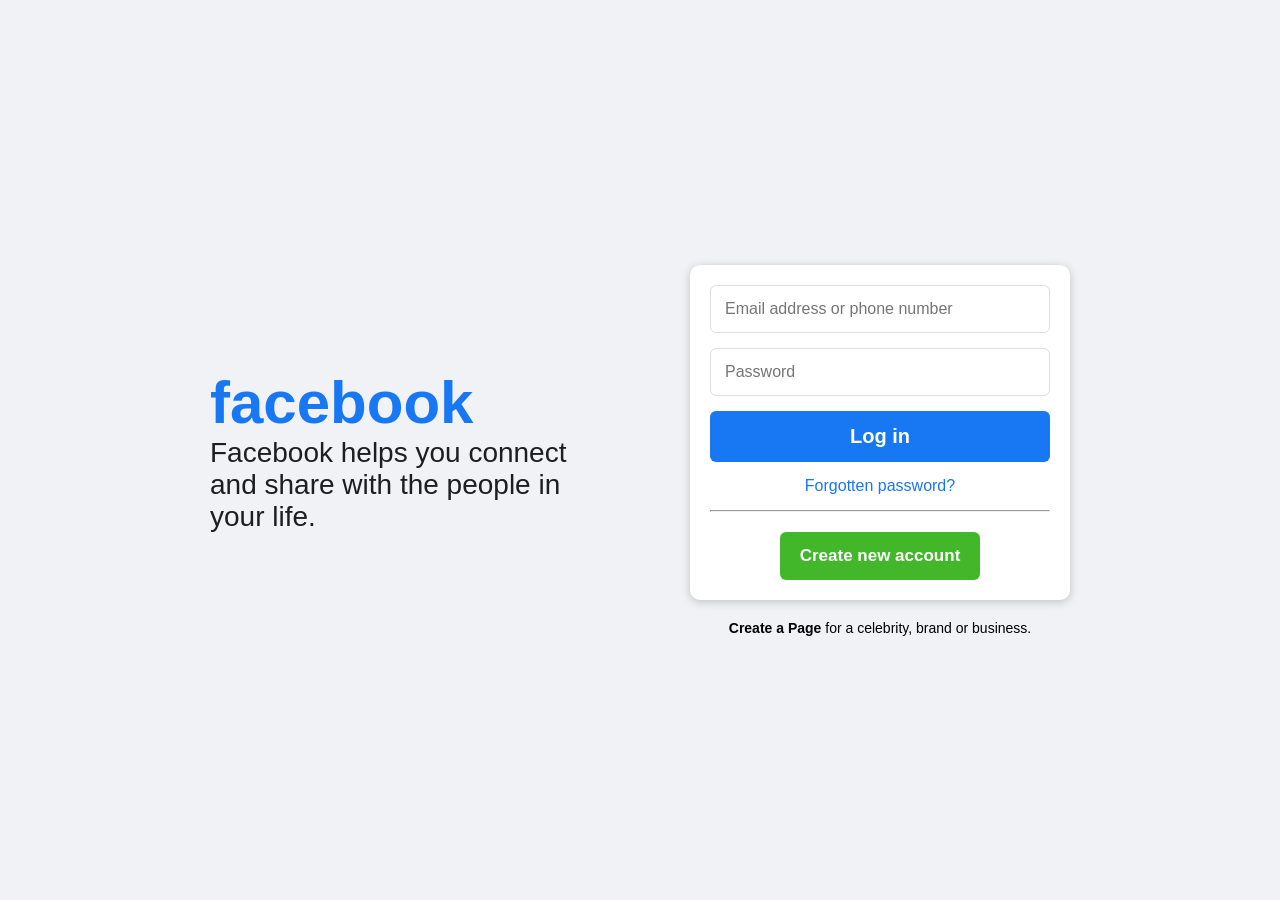
<file: index.html>
<!DOCTYPE html>
<html lang="en">
<head>
    <meta charset="UTF-8">
    <meta name="viewport" content="width=device-width, initial-scale=1.0">
    <title>Facebook Login</title>
    <link rel="stylesheet" href="style.css">
</head>
<body>

    <div class="container">
        
        <!-- Left Side -->
        <div class="left">
            <h1>facebook</h1>
            <p>
                Facebook helps you connect and share 
                with the people in your life.
            </p>
        </div>

        <!-- Right Side -->
        <div class="right">
            <div class="login-box">
                <input type="text" placeholder="Email address or phone number" id="Email">
                <input type="password" placeholder="Password" id="pass">

                <button class="login-btn" onclick="submit()">Log in</button>

                <a href="#">Forgotten password?</a>

                <hr>

                <button class="create-btn">Create new account</button>
            </div>

            <p class="bottom-text">
                <strong>Create a Page</strong> for a celebrity, brand or business.
            </p>
        </div>

    </div>

    <script src="app.js"></script>
</body>
</html>
</file>
<file: style.css>
*{
    margin:0;
    padding:0;
    box-sizing:border-box;
    font-family: Arial, sans-serif;
}

body{
    background:#f0f2f5;
}

.container{
    width:100%;
    min-height:100vh;
    display:flex;
    justify-content:center;
    align-items:center;
    gap:80px;
    padding:20px;
     animation:  fadeout 0.6s ease;
}

/* Left Section */
.left{
    width:400px;
}

.left h1{
    color:#1877f2;
    font-size:60px;
    font-weight:bold;
}

.left p{
    font-size:28px;
    color:#1c1e21;
}
@keyframes fadeout {
   from{
      opacity: 0;
      transform: translateY(20px);

   }
   to{
      opacity: 1;
      transform: translateY(0);
   }
}

/* Right Section */
.login-box{
    width:380px;
    background:white;
    padding:20px;
    border-radius:10px;
    box-shadow:0 2px 10px rgba(0,0,0,0.2);
    animation:  fadeout 0.6s ease;
}

.login-box input{
    width:100%;
    padding:14px;
    margin-bottom:15px;
    border:1px solid #ddd;
    border-radius:6px;
    font-size:16px;
}

.login-btn{
    width:100%;
    padding:14px;
    background:#1877f2;
    color:white;
    border:none;
    border-radius:6px;
    font-size:20px;
    font-weight:bold;
    cursor:pointer;
}

.login-box a{
    display:block;
    text-align:center;
    margin:15px 0;
    color:#1877f2;
    text-decoration:none;
}

.create-btn{
    display:block;
    margin:20px auto 0;
    padding:14px 20px;
    background:#42b72a;
    color:white;
    border:none;
    border-radius:6px;
    font-size:17px;
    font-weight:bold;
    cursor:pointer;
}

.bottom-text{
    text-align:center;
    margin-top:20px;
    font-size:14px;
}

/* Responsive */
@media(max-width:768px){
    .container{
        flex-direction:column;
        text-align:center;
        gap:30px;
    }

    .left h1{
        font-size:45px;
    }

    .left p{
        font-size:22px;
    }

    .login-box{
        width:100%;
        max-width:350px;
    }
}
</file>
